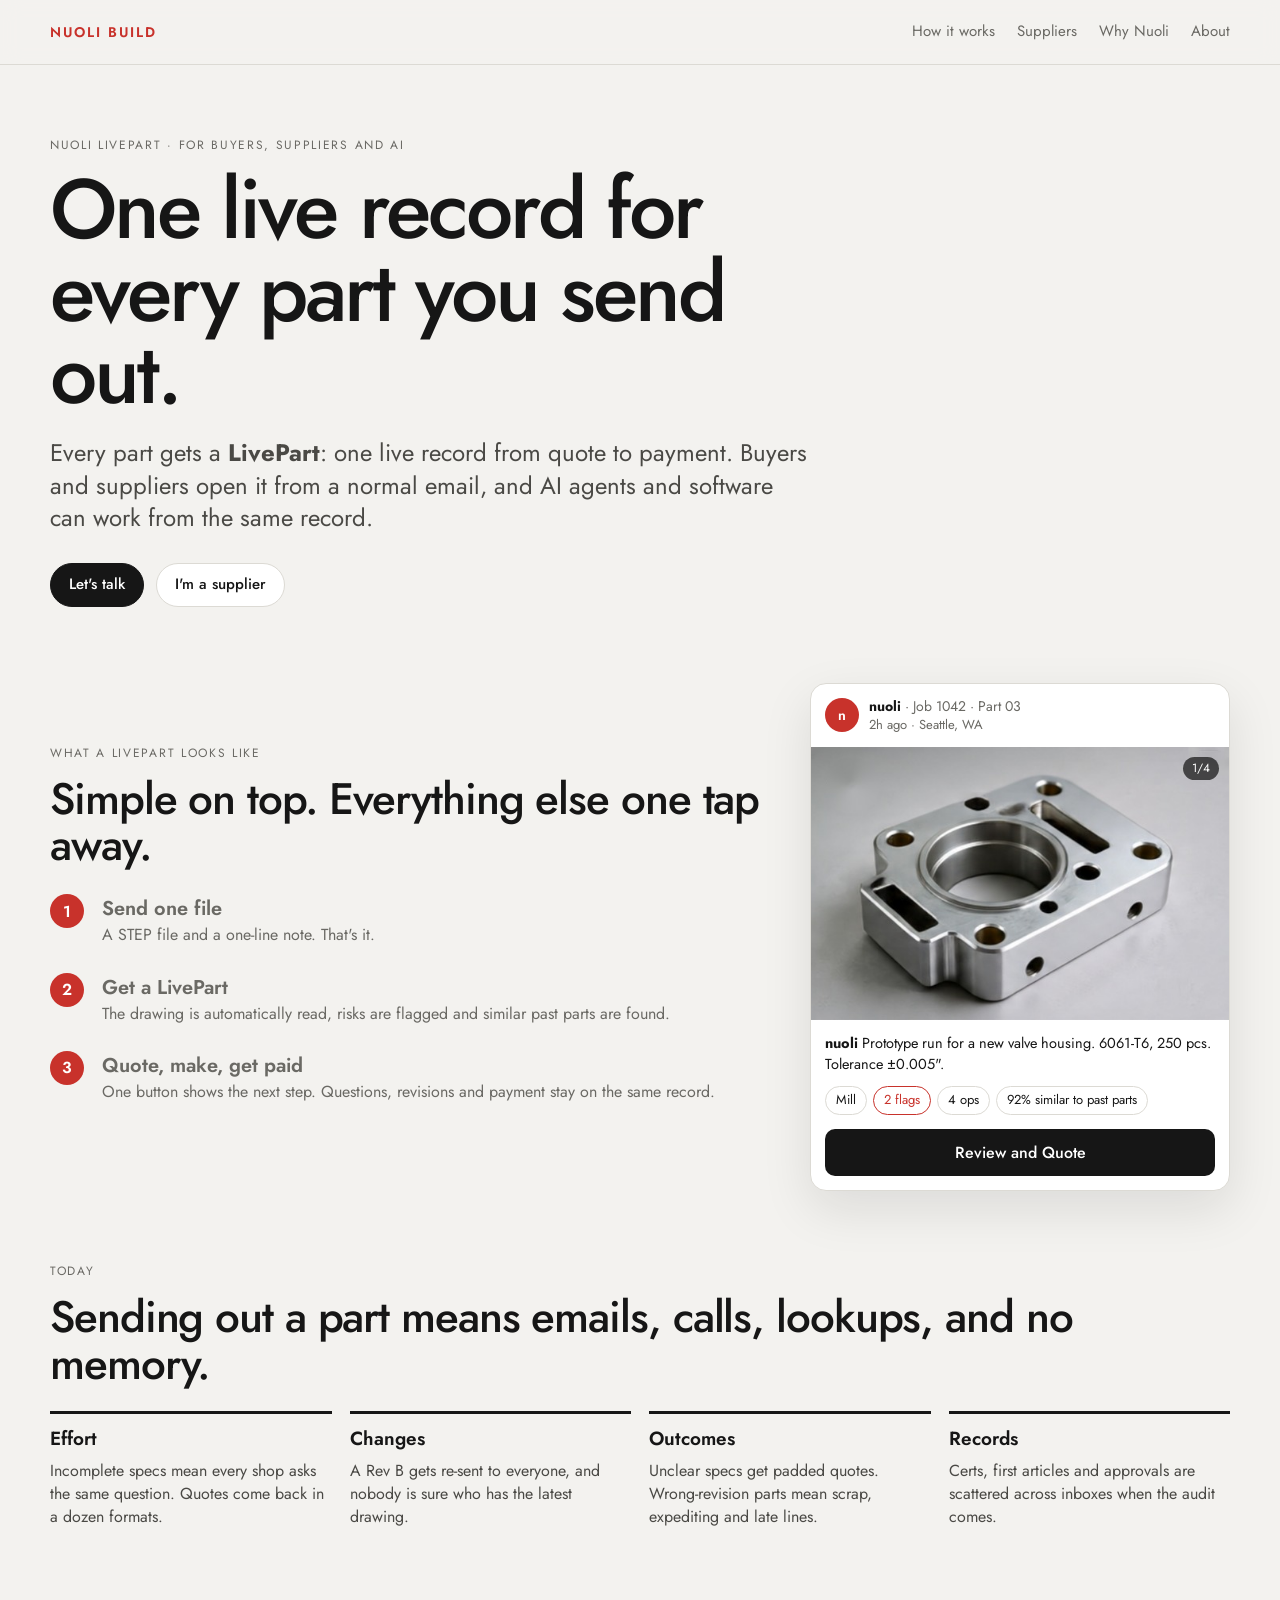
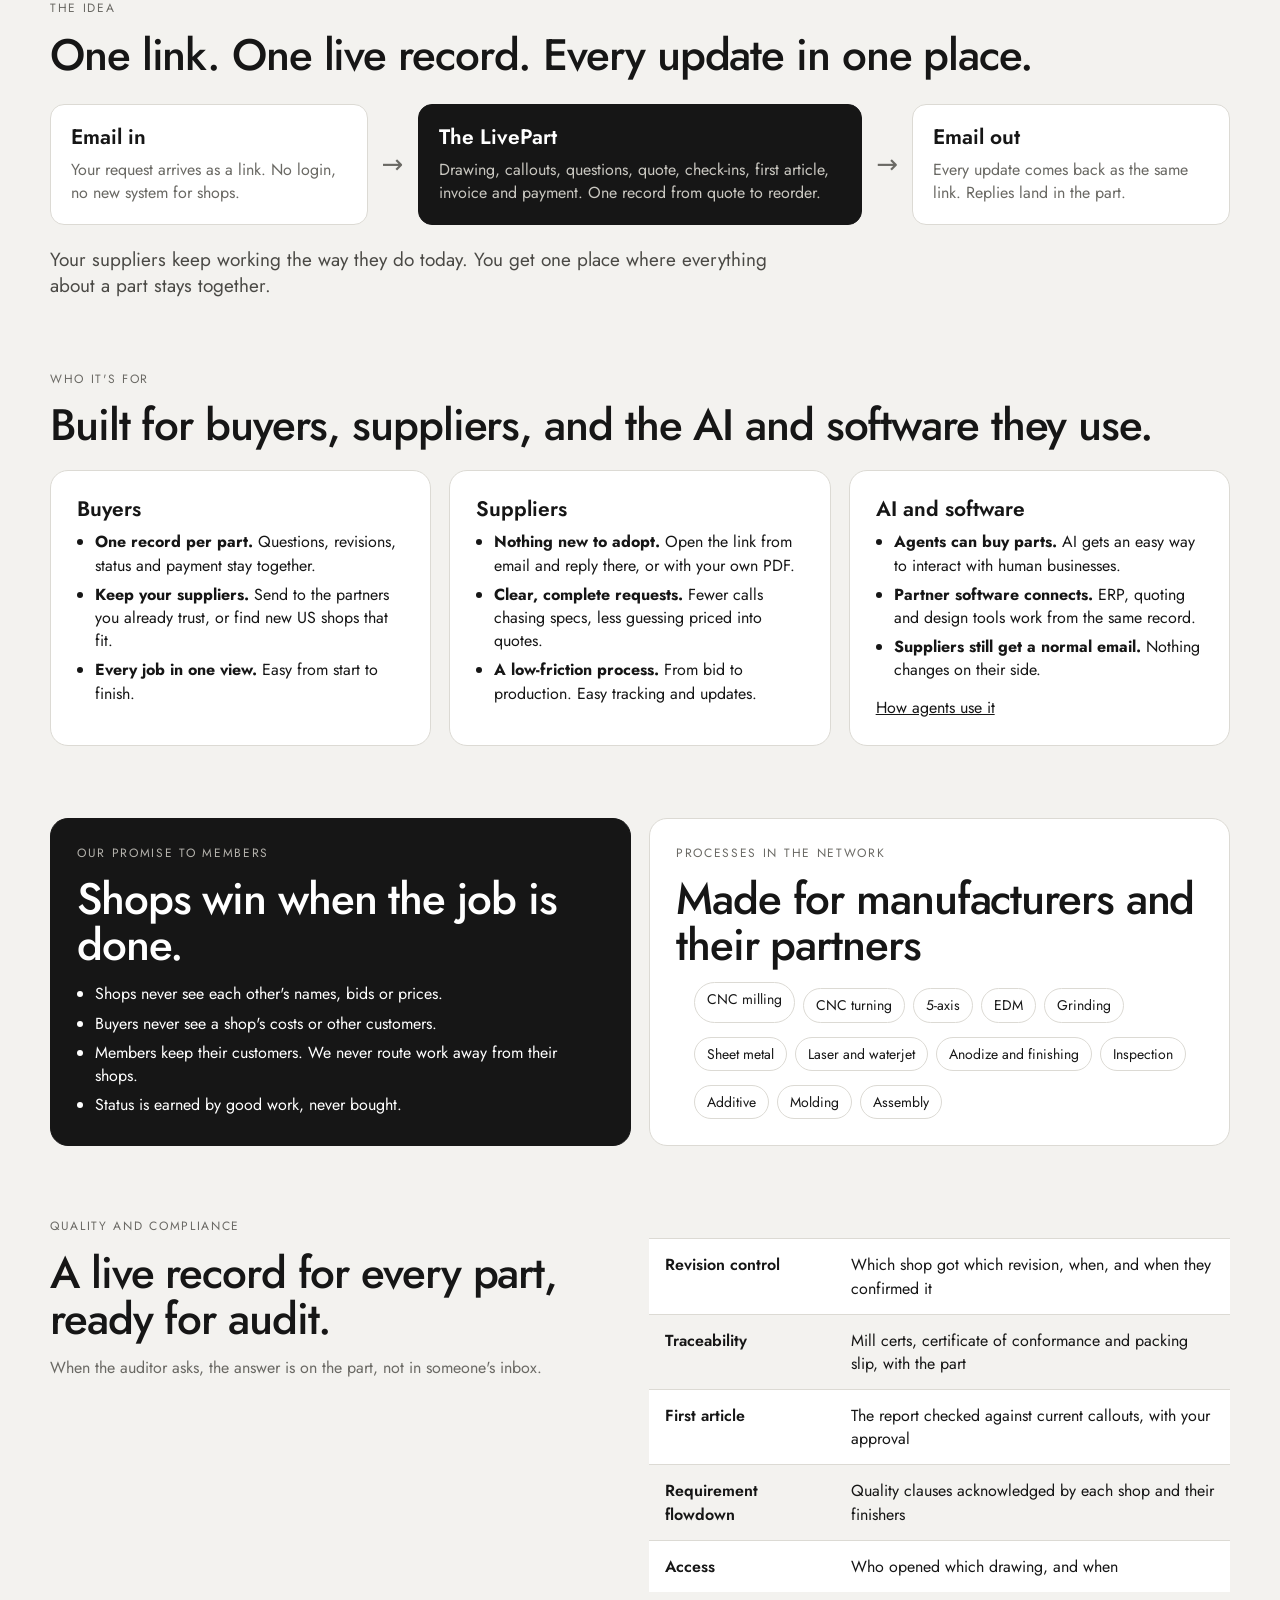
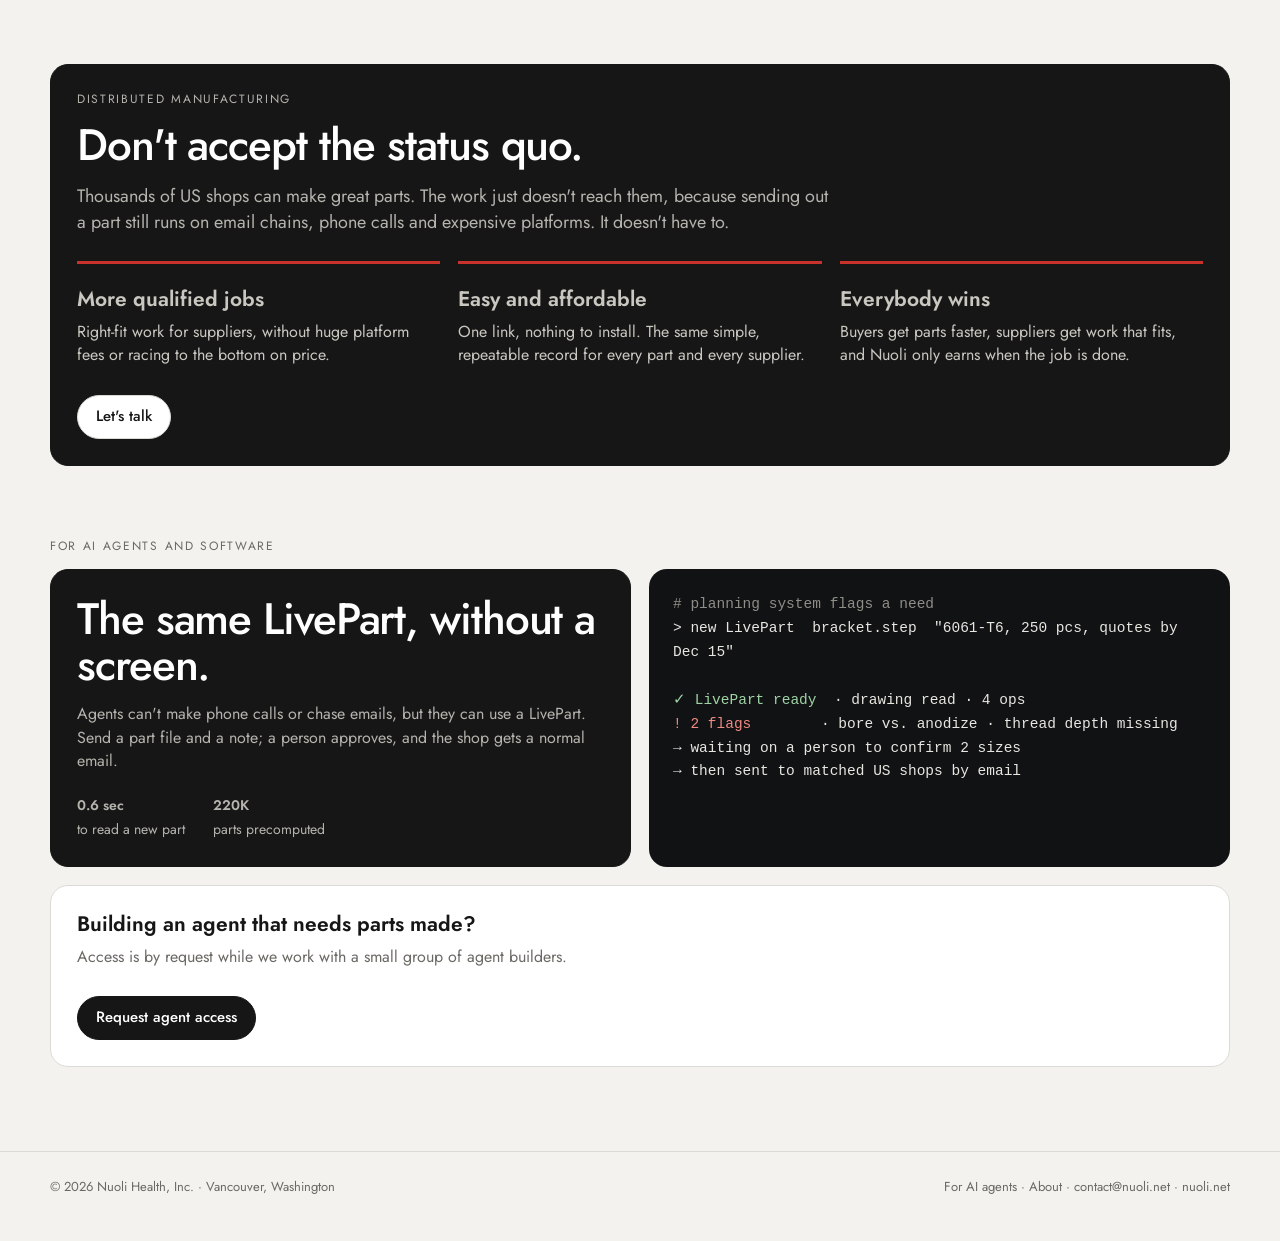
<file: index.html>
<!DOCTYPE html>
<html lang="en"><head>
  <meta charset="UTF-8">
  <meta name="viewport" content="width=device-width, initial-scale=1.0">
  <title>Nuoli: one record for every part you send out</title>
  <meta name="description" content="Nuoli gives every machined part a LivePart: one live record from quote to payment, shared by buyers, suppliers and AI agents.">
  <link rel="canonical" href="https://build.nuoli.net/">
  <meta property="og:title" content="Nuoli: one record for every part you send out">
  <meta property="og:description" content="One live record for every part you send out, shared by buyers, suppliers and AI agents.">
  <meta property="og:url" content="https://build.nuoli.net/">
  <meta property="og:type" content="website">
  <link rel="alternate" type="text/markdown" href="/ai.md" title="Nuoli for AI assistants">
  <link rel="preconnect" href="https://fonts.googleapis.com">
  <link rel="preconnect" href="https://fonts.gstatic.com" crossorigin="">
  <link rel="stylesheet" href="https://fonts.googleapis.com/css2?family=Jost:wght@400;500;600&amp;display=swap">
  <link rel="stylesheet" href="/assets/site.css">
  <script type="application/ld+json">
  {
    "@context": "https://schema.org",
    "@graph": [
      {
        "@type": "Organization",
        "@id": "https://build.nuoli.net/#organization",
        "name": "Nuoli",
        "legalName": "Nuoli Health, Inc.",
        "url": "https://www.nuoli.net",
        "email": "contact@nuoli.net"
      },
      {
        "@type": "SoftwareApplication",
        "@id": "https://build.nuoli.net/#software",
        "name": "Nuoli Build",
        "applicationCategory": "BusinessApplication",
        "applicationSubCategory": "Manufacturing RFQ and job records for people and AI agents",
        "description": "Nuoli gives every machined part a LivePart: one live record from quote to payment, shared by buyers, machine shops and AI agents.",
        "operatingSystem": "Web",
        "url": "https://build.nuoli.net",
        "provider": { "@id": "https://build.nuoli.net/#organization" },
        "audience": {
          "@type": "Audience",
          "audienceType": ["machine shops", "manufacturing buyers", "engineers", "hardware startups", "AI agents"]
        },
        "keywords": ["LivePart", "RFQ", "CNC machining", "machine shops", "suppliers", "manufacturing network", "AI agents", "agentic procurement", "US manufacturing"]
      }
    ]
  }
  </script>
</head>
<body>
  <a class="skip" href="#main"><span data-editor-id="ed-0">Skip to content</span></a>

  <nav class="nav" aria-label="Main">
    <div class="wrap">
      <a class="brand" href="/"><span data-editor-id="ed-1">Nuoli </span><span><span data-editor-id="ed-2">Build</span></span></a>
      <ul>
        <li><a href="/#how"><span data-editor-id="ed-3">How it works</span></a></li>
        <li class="hide-sm"><a href="/#suppliers"><span data-editor-id="ed-4">Suppliers</span></a></li>
        <li class="hide-sm"><a href="/#why"><span data-editor-id="ed-5">Why Nuoli</span></a></li>
        <li><a href="/contact.html"><span data-editor-id="ed-6">About</span></a></li>
      </ul>
    </div>
  </nav>

  <main id="main">
    <header class="hero">
      <div class="wrap">
        <p class="eyebrow"><span data-editor-id="ed-7">Nuoli LivePart · for buyers, suppliers and AI</span></p>
        <h1><span data-editor-id="ed-8">One live record for every part you send out.</span></h1>
        <p class="lead"><span data-editor-id="ed-9">Every part gets a </span><b><span data-editor-id="ed-10">LivePart</span></b><span data-editor-id="ed-11">: one live record from quote to payment. Buyers and suppliers open it from a normal email, and AI agents and software can work from the same record.</span></p>
        <div class="actions">
          <a class="button dark" href="mailto:contact@nuoli.net?subject=Let%27s%20talk%20about%20Nuoli"><span data-editor-id="ed-12">Let's talk</span></a>
          <a class="button" href="#suppliers"><span data-editor-id="ed-13">I'm a supplier</span></a>
        </div>
      </div>
    </header>

    <section class="section" aria-label="What a LivePart looks like">
      <div class="wrap demo">
        <div>
          <p class="label"><span data-editor-id="ed-14">What a LivePart looks like</span></p>
          <h2><span data-editor-id="ed-15">Simple on top. Everything else one tap away.</span></h2>
          <ol class="steps" style="margin-top:26px">
            <li><b><span data-editor-id="ed-16">Send one file</span></b><span><span data-editor-id="ed-17">A STEP file and a one-line note. That's it.</span></span></li>
            <li><b><span data-editor-id="ed-18">Get a LivePart</span></b><span><span data-editor-id="ed-19">The drawing is automatically read, risks are flagged and similar past parts are found.</span></span></li>
            <li><b><span data-editor-id="ed-20">Quote, make, get paid</span></b><span><span data-editor-id="ed-21">One button shows the next step. Questions, revisions and payment stay on the same record.</span></span></li>
          </ol>
        </div>
        <figure class="post" style="margin:0" aria-label="Example LivePart for a valve housing">
          <div class="post-head"><span class="av" aria-hidden="true"><span data-editor-id="ed-22">n</span></span><div><b><span data-editor-id="ed-23">nuoli</span></b> <span class="muted"><span data-editor-id="ed-24">· Job 1042 · Part 03</span></span><small><span data-editor-id="ed-25">2h ago · Seattle, WA</span></small></div></div>
          <div class="post-photo"><img src="/images/livepart-valve-housing.jpg" alt="Machined aluminum valve housing" width="526" height="344"><span class="count"><span data-editor-id="ed-26">1/4</span></span></div>
          <p class="post-cap"><b><span data-editor-id="ed-27">nuoli</span></b><span data-editor-id="ed-28"> Prototype run for a new valve housing. 6061-T6, 250 pcs. Tolerance ±0.005".</span></p>
          <ul class="post-chips"><li><span data-editor-id="ed-29">Mill</span></li><li class="flag"><span data-editor-id="ed-30">2 flags</span></li><li><span data-editor-id="ed-31">4 ops</span></li><li><span data-editor-id="ed-32">92% similar to past parts</span></li></ul>
          <div class="post-btn"><span data-editor-id="ed-33">Review and Quote</span></div>
        </figure>
      </div>
    </section>

    <section class="section" id="how">
      <div class="wrap">
        <p class="label"><span data-editor-id="ed-34">Today</span></p>
        <h2><span data-editor-id="ed-35">Sending out a part means emails, calls, lookups, and no memory.</span></h2>
        <div class="cols4">
          <div><h3><span data-editor-id="ed-36">Effort</span></h3><p><span data-editor-id="ed-37">Incomplete specs mean every shop asks the same question. Quotes come back in a dozen formats.</span></p></div>
          <div><h3><span data-editor-id="ed-38">Changes</span></h3><p><span data-editor-id="ed-39">A Rev B gets re-sent to everyone, and nobody is sure who has the latest drawing.</span></p></div>
          <div><h3><span data-editor-id="ed-40">Outcomes</span></h3><p><span data-editor-id="ed-41">Unclear specs get padded quotes. Wrong-revision parts mean scrap, expediting and late lines.</span></p></div>
          <div><h3><span data-editor-id="ed-42">Records</span></h3><p><span data-editor-id="ed-43">Certs, first articles and approvals are scattered across inboxes when the audit comes.</span></p></div>
        </div>
      </div>
    </section>

    <section class="section">
      <div class="wrap">
        <p class="label"><span data-editor-id="ed-44">The idea</span></p>
        <h2><span data-editor-id="ed-45">One link. One live record. Every update in one place.</span></h2>
        <div class="flow" aria-label="Email in, LivePart, email out">
          <div class="node"><h3><span data-editor-id="ed-46">Email in</span></h3><p><span data-editor-id="ed-47">Your request arrives as a link. No login, no new system for shops.</span></p></div>
          <span class="arrow" aria-hidden="true"><span data-editor-id="ed-48">→</span></span>
          <div class="node core"><h3><span data-editor-id="ed-49">The LivePart</span></h3><p><span data-editor-id="ed-50">Drawing, callouts, questions, quote, check-ins, first article, invoice and payment. One record from quote to reorder.</span></p></div>
          <span class="arrow" aria-hidden="true"><span data-editor-id="ed-51">→</span></span>
          <div class="node"><h3><span data-editor-id="ed-52">Email out</span></h3><p><span data-editor-id="ed-53">Every update comes back as the same link. Replies land in the part.</span></p></div>
        </div>
        <p class="lead" style="font-size:19px"><span data-editor-id="ed-54">Your suppliers keep working the way they do today. You get one place where everything about a part stays together.</span></p>
      </div>
    </section>

    <section class="section">
      <div class="wrap">
        <p class="label"><span data-editor-id="ed-55">Who it's for</span></p>
        <h2><span data-editor-id="ed-56">Built for buyers, suppliers, and the AI and software they use.</span></h2>
        <div class="grid" style="margin-top:22px">
          <article class="card" id="buyers">
            <h3><span data-editor-id="ed-57">Buyers</span></h3>
            <ul>
              <li><b><span data-editor-id="ed-58">One record per part.</span></b><span data-editor-id="ed-59"> Questions, revisions, status and payment stay together.</span></li>
              <li><b><span data-editor-id="ed-60">Keep your suppliers.</span></b><span data-editor-id="ed-61"> Send to the partners you already trust, or find new US shops that fit.</span></li>
              <li><b><span data-editor-id="ed-62">Every job in one view.</span></b><span data-editor-id="ed-63">&nbsp;Easy from start to finish.</span></li>
            </ul>
          </article>
          <article class="card" id="suppliers">
            <h3><span data-editor-id="ed-64">Suppliers</span></h3>
            <ul>
              <li><b><span data-editor-id="ed-65">Nothing new to adopt.</span></b><span data-editor-id="ed-66"> Open the link from email and reply there, or with your own PDF.</span></li>
              <li><b><span data-editor-id="ed-67">Clear, complete requests.</span></b><span data-editor-id="ed-68"> Fewer calls chasing specs, less guessing priced into quotes.</span></li>
              <li><b><span data-editor-id="ed-69">A low-friction process.</span></b><span data-editor-id="ed-70"> From bid to production. Easy tracking and updates.</span></li>
            </ul>
          </article>
          <article class="card" id="software">
            <h3><span data-editor-id="ed-71">AI and software</span></h3>
            <ul>
              <li><b><span data-editor-id="ed-72">Agents can buy parts.</span></b><span data-editor-id="ed-73"> AI gets an easy way to interact with human businesses.</span></li>
              <li><b><span data-editor-id="ed-74">Partner software connects.</span></b><span data-editor-id="ed-75"> ERP, quoting and design tools work from the same record.</span></li>
              <li><b><span data-editor-id="ed-76">Suppliers still get a normal email.</span></b><span data-editor-id="ed-77"> Nothing changes on their side.</span></li>
            </ul>
            <p style="margin-top:14px"><a href="#agents"><span data-editor-id="ed-78">How agents use it</span></a></p>
          </article>
        </div>
      </div>
    </section>

    <section class="section">
      <div class="wrap grid two">
        <article class="card dark">
          <p class="label"><span data-editor-id="ed-79">Our promise to members</span></p>
          <h2><span data-editor-id="ed-80">Shops win when the job is done.</span></h2>
          <ul>
            <li><span data-editor-id="ed-81">Shops never see each other's names, bids or prices.</span></li>
            <li><span data-editor-id="ed-82">Buyers never see a shop's costs or other customers.</span></li>
            <li><span data-editor-id="ed-83">Members keep their customers. We never route work away from their shops.</span></li>
            <li><span data-editor-id="ed-84">Status is earned by good work, never bought.</span></li>
          </ul>
        </article>
        <article class="card">
          <p class="label"><span data-editor-id="ed-85">Processes in the network</span></p>
          <h2><span data-editor-id="ed-86">Made for manufacturers and their partners</span></h2>
          <ul class="chips" style="margin-top:8px">
            <li><span data-editor-id="ed-87">CNC milling</span></li><li><span data-editor-id="ed-88">CNC turning</span></li><li><span data-editor-id="ed-89">5-axis</span></li><li><span data-editor-id="ed-90">EDM</span></li><li><span data-editor-id="ed-91">Grinding</span></li><li><span data-editor-id="ed-92">Sheet metal</span></li><li><span data-editor-id="ed-93">Laser and waterjet</span></li><li><span data-editor-id="ed-94">Anodize and finishing</span></li><li><span data-editor-id="ed-95">Inspection</span></li><li><span data-editor-id="ed-96">Additive</span></li><li><span data-editor-id="ed-97">Molding</span></li><li><span data-editor-id="ed-98">Assembly</span></li>
          </ul>
        </article>
      </div>
    </section>

    <section class="section" id="audit">
      <div class="wrap grid two">
        <div>
          <p class="label"><span data-editor-id="ed-99">Quality and compliance</span></p>
          <h2><span data-editor-id="ed-100">A live record for every part, ready for audit.</span></h2>
          <p class="muted"><span data-editor-id="ed-101">When the auditor asks, the answer is on the part, not in someone's inbox.</span></p>
        </div>
        <table class="audit">
          <caption class="skip"><span data-editor-id="ed-102">What you need to show, and where it lives in a LivePart</span></caption>
          <tbody><tr><th scope="row"><span data-editor-id="ed-103">Revision control</span></th><td><span data-editor-id="ed-104">Which shop got which revision, when, and when they confirmed it</span></td></tr>
          <tr><th scope="row"><span data-editor-id="ed-105">Traceability</span></th><td><span data-editor-id="ed-106">Mill certs, certificate of conformance and packing slip, with the part</span></td></tr>
          <tr><th scope="row"><span data-editor-id="ed-107">First article</span></th><td><span data-editor-id="ed-108">The report checked against current callouts, with your approval</span></td></tr>
          <tr><th scope="row"><span data-editor-id="ed-109">Requirement flowdown</span></th><td><span data-editor-id="ed-110">Quality clauses acknowledged by each shop and their finishers</span></td></tr>
          <tr><th scope="row"><span data-editor-id="ed-111">Access</span></th><td><span data-editor-id="ed-112">Who opened which drawing, and when</span></td></tr>
        </tbody></table>
      </div>
    </section>

    <section class="section" id="why">
      <div class="wrap">
        <div class="card dark">
          <p class="label"><span data-editor-id="ed-113">Distributed manufacturing</span></p>
          <h2><span data-editor-id="ed-114">Don't accept the status quo.</span></h2>
          <p class="muted" style="max-width:760px;font-size:18px"><span data-editor-id="ed-115">Thousands of US shops can make great parts. The work just doesn't reach them, because sending out a part still runs on email chains, phone calls and expensive platforms. It doesn't have to.</span></p>
          <div class="grid" style="margin-top:26px">
            <div class="why"><b><span data-editor-id="ed-116">More qualified jobs</span></b><span><span data-editor-id="ed-117">Right-fit work for suppliers, without huge platform fees or racing to the bottom on price.</span></span></div>
            <div class="why"><b><span data-editor-id="ed-118">Easy and affordable</span></b><span><span data-editor-id="ed-119">One link, nothing to install. The same simple, repeatable record for every part and every supplier.</span></span></div>
            <div class="why"><b><span data-editor-id="ed-120">Everybody wins</span></b><span><span data-editor-id="ed-121">Buyers get parts faster, suppliers get work that fits, and Nuoli only earns when the job is done.</span></span></div>
          </div>
          <div class="actions">
            <a class="button" href="mailto:contact@nuoli.net?subject=Let%27s%20talk%20about%20Nuoli"><span data-editor-id="ed-122">Let's talk</span></a>
          </div>
        </div>
      </div>
    </section>

    <section class="section" id="agents" aria-label="For AI agents">
      <div class="wrap">
        <p class="label"><span data-editor-id="ed-123">For AI agents and software</span></p>
        <div class="grid two">
          <article class="card dark">
            <h2><span data-editor-id="ed-124">The same LivePart, without a screen.</span></h2>
            <p class="muted"><span data-editor-id="ed-125">Agents can't make phone calls or chase emails, but they can use a LivePart. Send a part file and a note; a person approves, and the shop gets a normal email.</span></p>
            <div class="small-stats">
              <div><strong><span data-editor-id="ed-126">0.6 sec</span></strong><span><span data-editor-id="ed-127">to read a new part</span></span></div>
              <div><strong><span data-editor-id="ed-128">220K</span></strong><span><span data-editor-id="ed-129">parts precomputed</span></span></div>
            </div>
          </article>
<pre class="terminal" aria-label="Example agent session"><span class="c"><span data-editor-id="ed-130"># planning system flags a need</span></span><span data-editor-id="ed-131">
&gt; new LivePart  bracket.step  "6061-T6, 250 pcs, quotes by Dec 15"

</span><span class="ok"><span data-editor-id="ed-132">✓ LivePart ready</span></span><span data-editor-id="ed-133">  · drawing read · 4 ops
</span><span class="flag"><span data-editor-id="ed-134">! 2 flags</span></span><span data-editor-id="ed-135">        · bore vs. anodize · thread depth missing
→ waiting on a person to confirm 2 sizes
→ then sent to matched US shops by email</span></pre>
        </div>
        <div style="margin-top:18px">
          <article class="card">
            <h3><span data-editor-id="ed-136">Building an agent that needs parts made?</span></h3>
            <p class="muted"><span data-editor-id="ed-137">Access is by request while we work with a small group of agent builders.</span></p>
            <div class="actions"><a class="button dark" href="mailto:contact@nuoli.net?subject=Nuoli%20Build%20agent%20access&amp;body=Agent%20or%20platform%20name%3A%0AWhat%20you%20need%20made%3A%0AInputs%20you%20have%20(CAD%2C%20BOM%2C%20text%2C%20images)%3A%0AWhat%20you%20need%20back%3A%0A"><span data-editor-id="ed-138">Request agent access</span></a></div>
          </article>
        </div>
      </div>
    </section>
  </main>

  <footer>
    <div class="wrap">
      <span><span data-editor-id="ed-139">© 2026 Nuoli Health, Inc. · Vancouver, Washington</span></span>
      <span><a href="#agents"><span data-editor-id="ed-140">For AI agents</span></a><span data-editor-id="ed-141"> · </span><a href="/contact.html"><span data-editor-id="ed-142">About</span></a><span data-editor-id="ed-143"> · </span><a href="mailto:contact@nuoli.net"><span data-editor-id="ed-144">contact@nuoli.net</span></a><span data-editor-id="ed-145"> · </span><a href="https://www.nuoli.net"><span data-editor-id="ed-146">nuoli.net</span></a></span>
    </div>
  </footer>


</body></html>
</file>
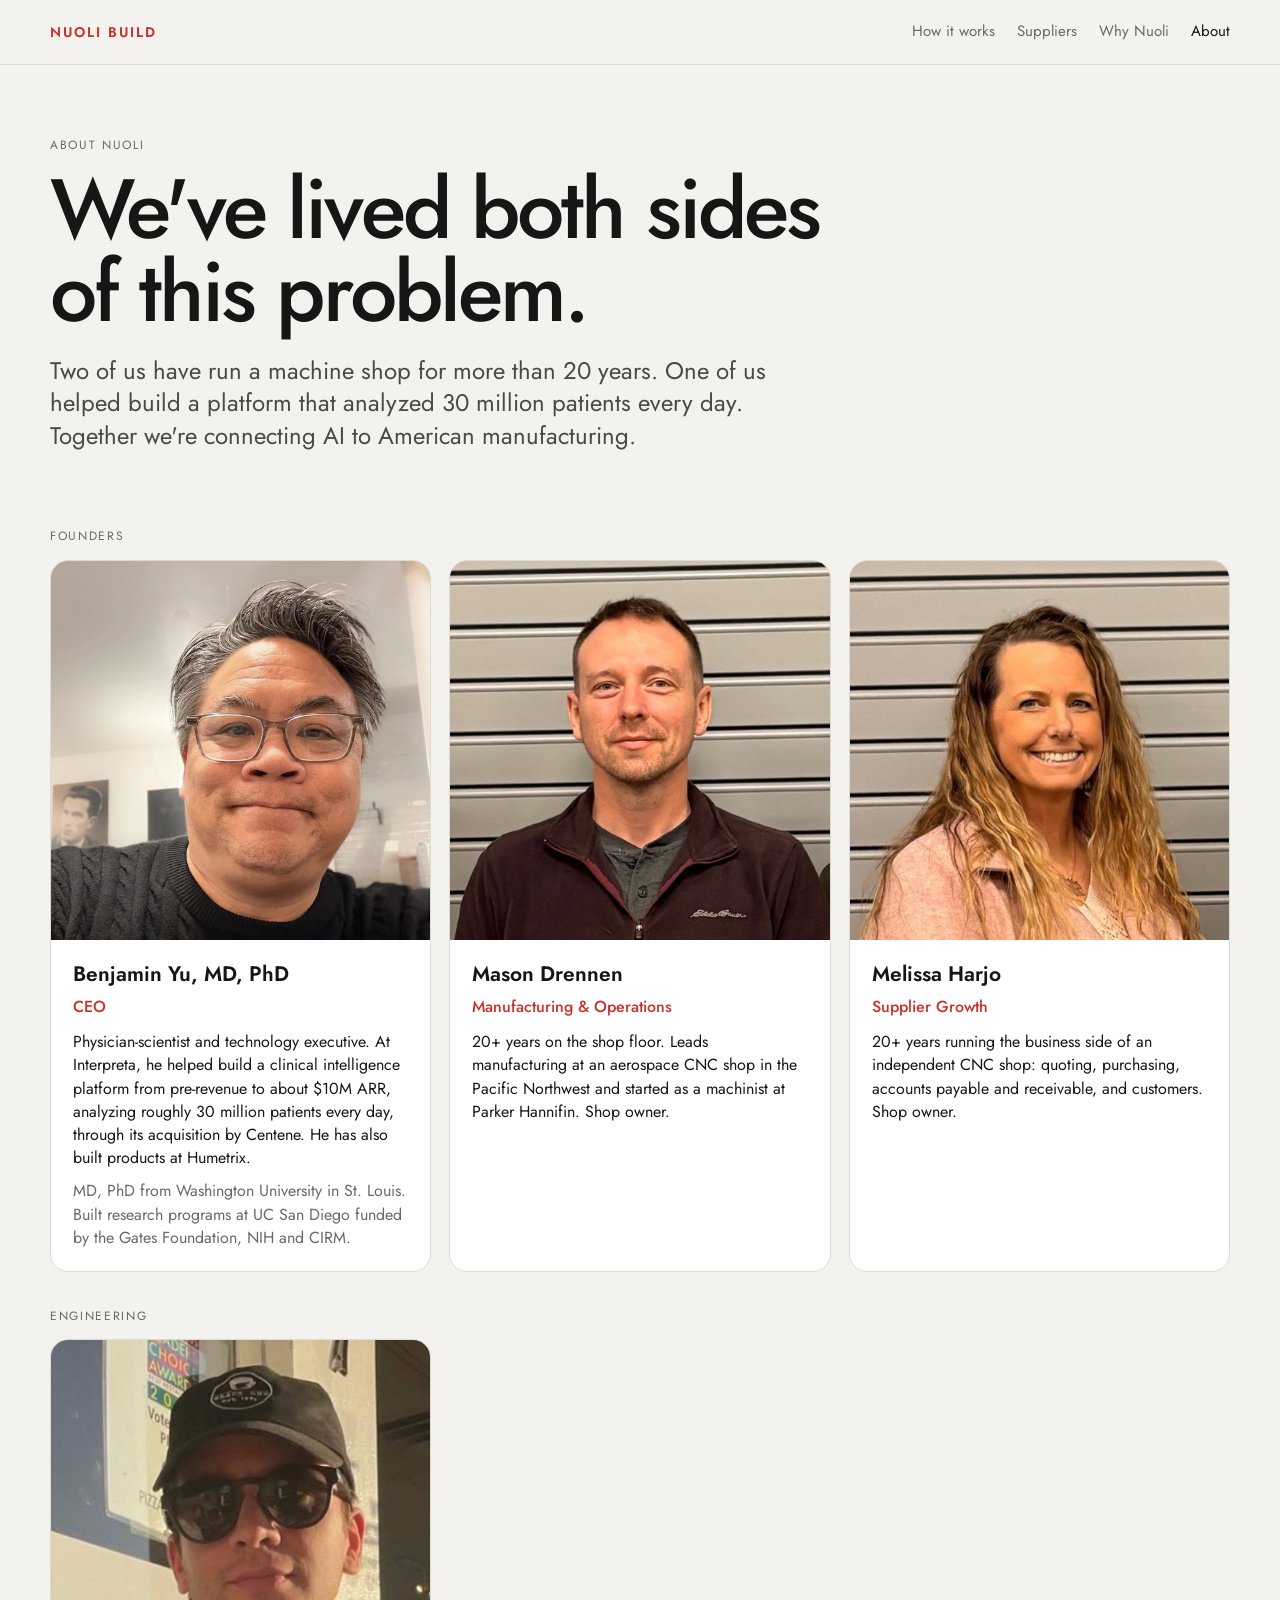
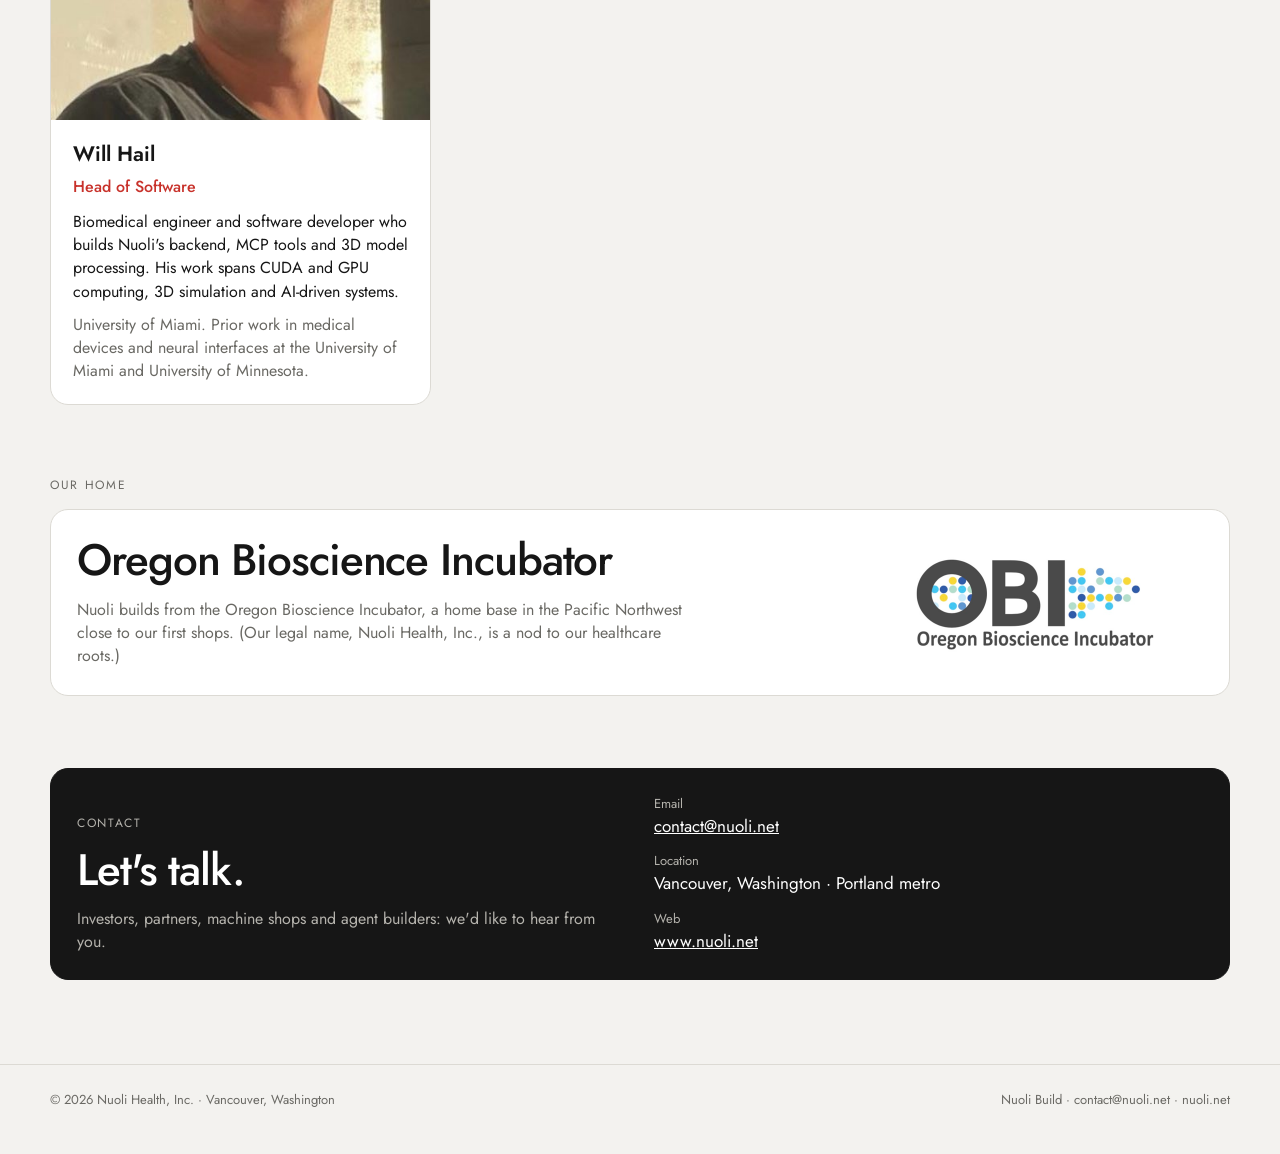
<file: contact.html>
<!DOCTYPE html>
<html lang="en"><head>
  <meta charset="UTF-8">
  <meta name="viewport" content="width=device-width, initial-scale=1.0">
  <title>About | Nuoli</title>
  <meta name="description" content="Nuoli is built by two machine shop owners and a technology executive who has scaled a data platform through an acquisition. Contact us at contact@nuoli.net.">
  <link rel="canonical" href="https://build.nuoli.net/contact.html">
  <link rel="preconnect" href="https://fonts.googleapis.com">
  <link rel="preconnect" href="https://fonts.gstatic.com" crossorigin="">
  <link rel="stylesheet" href="https://fonts.googleapis.com/css2?family=Jost:wght@400;500;600&amp;display=swap">
  <link rel="stylesheet" href="/assets/site.css">
</head>
<body>
  <a class="skip" href="#main"><span data-editor-id="ed-0">Skip to content</span></a>

  <nav class="nav" aria-label="Main">
    <div class="wrap">
      <a class="brand" href="/"><span data-editor-id="ed-1">Nuoli </span><span><span data-editor-id="ed-2">Build</span></span></a>
      <ul>
        <li><a href="/#how"><span data-editor-id="ed-3">How it works</span></a></li>
        <li class="hide-sm"><a href="/#suppliers"><span data-editor-id="ed-4">Suppliers</span></a></li>
        <li class="hide-sm"><a href="/#why"><span data-editor-id="ed-5">Why Nuoli</span></a></li>
        <li><a href="/contact.html" aria-current="page"><span data-editor-id="ed-6">About</span></a></li>
      </ul>
    </div>
  </nav>

  <main id="main">
    <header class="hero">
      <div class="wrap">
        <p class="eyebrow"><span data-editor-id="ed-7">About Nuoli</span></p>
        <h1><span data-editor-id="ed-8">We've lived both sides of this problem.</span></h1>
        <p class="lead"><span data-editor-id="ed-9">Two of us have run a machine shop for more than 20 years. One of us helped build a platform that analyzed 30 million patients every day. Together we're connecting AI to American manufacturing.</span></p>
      </div>
    </header>

    <section class="section" id="team">
      <div class="wrap">
        <p class="label"><span data-editor-id="ed-10">Founders</span></p>
        <div class="team">
          <article class="person">
            <img src="/images/benjamin-yu.jpg" alt="Benjamin Yu" width="640" height="640" loading="lazy">
            <div>
              <h3><span data-editor-id="ed-11">Benjamin Yu, MD, PhD</span></h3>
              <p class="role"><span data-editor-id="ed-12">CEO</span></p>
              <p><span data-editor-id="ed-13">Physician-scientist and technology executive. At Interpreta, he helped build a clinical intelligence platform from pre-revenue to about $10M ARR, analyzing roughly 30 million patients every day, through its acquisition by Centene. He has also built products at Humetrix.</span></p>
              <p class="muted"><span data-editor-id="ed-14">MD, PhD from Washington University in St. Louis. Built research programs at UC San Diego funded by the Gates Foundation, NIH and CIRM.</span></p>
            </div>
          </article>
          <article class="person">
            <img src="/images/mason-drennen.jpg" alt="Mason Drennen" width="520" height="520" loading="lazy">
            <div>
              <h3><span data-editor-id="ed-15">Mason Drennen</span></h3>
              <p class="role"><span data-editor-id="ed-16">Manufacturing &amp; Operations</span></p>
              <p><span data-editor-id="ed-17">20+ years on the shop floor. Leads manufacturing at an aerospace CNC shop in the Pacific Northwest and started as a machinist at Parker Hannifin. Shop owner.</span></p>
            </div>
          </article>
          <article class="person">
            <img src="/images/melissa-harjo.jpg" alt="Melissa Harjo" width="520" height="520" loading="lazy">
            <div>
              <h3><span data-editor-id="ed-18">Melissa Harjo</span></h3>
              <p class="role"><span data-editor-id="ed-19">Supplier Growth</span></p>
              <p><span data-editor-id="ed-20">20+ years running the business side of an independent CNC shop: quoting, purchasing, accounts payable and receivable, and customers. Shop owner.</span></p>
            </div>
          </article>
        </div>

        <p class="label" style="margin-top:36px"><span data-editor-id="ed-21">Engineering</span></p>
        <div class="team">
          <article class="person">
            <img src="/images/will-hail.jpg" alt="Will Hail" width="471" height="471" loading="lazy">
            <div>
              <h3><span data-editor-id="ed-22">Will Hail</span></h3>
              <p class="role"><span data-editor-id="ed-23">Head of Software</span></p>
              <p><span data-editor-id="ed-24">Biomedical engineer and software developer who builds Nuoli's backend, MCP tools and 3D model processing. His work spans CUDA and GPU computing, 3D simulation and AI-driven systems.</span></p>
              <p class="muted"><span data-editor-id="ed-25">University of Miami. Prior work in medical devices and neural interfaces at the University of Miami and University of Minnesota.</span></p>
            </div>
          </article>
        </div>
      </div>
    </section>

    <section class="section" id="partners">
      <div class="wrap">
        <p class="label"><span data-editor-id="ed-26">Our home</span></p>
        <div class="card" style="display:flex;align-items:center;justify-content:space-between;gap:32px;flex-wrap:wrap">
          <div style="max-width:620px">
            <h2><span data-editor-id="ed-27">Oregon Bioscience Incubator</span></h2>
            <p class="muted"><span data-editor-id="ed-28">Nuoli builds from the Oregon Bioscience Incubator, a home base in the Pacific Northwest close to our first shops. (Our legal name, Nuoli Health, Inc., is a nod to our healthcare roots.)</span></p>
          </div>
          <img src="/images/oregon-bioscience-incubator-logo.png" alt="Oregon Bioscience Incubator" width="320" height="133" style="width:min(320px,100%);height:auto" loading="lazy">
        </div>
      </div>
    </section>

    <section class="section" id="contact">
      <div class="wrap">
        <div class="card dark" style="display:grid;grid-template-columns:repeat(auto-fit,minmax(260px,1fr));gap:28px;align-items:end">
          <div>
            <p class="label"><span data-editor-id="ed-29">Contact</span></p>
            <h2><span data-editor-id="ed-30">Let's talk.</span></h2>
            <p class="muted"><span data-editor-id="ed-31">Investors, partners, machine shops and agent builders: we'd like to hear from you.</span></p>
          </div>
          <dl style="margin:0;display:grid;gap:14px;font-size:17px">
            <div><dt class="muted" style="font-size:13px"><span data-editor-id="ed-32">Email</span></dt><dd style="margin:0"><a href="mailto:contact@nuoli.net"><span data-editor-id="ed-33">contact@nuoli.net</span></a></dd></div>
            <div><dt class="muted" style="font-size:13px"><span data-editor-id="ed-34">Location</span></dt><dd style="margin:0"><span data-editor-id="ed-35">Vancouver, Washington · Portland metro</span></dd></div>
            <div><dt class="muted" style="font-size:13px"><span data-editor-id="ed-36">Web</span></dt><dd style="margin:0"><a href="https://www.nuoli.net"><span data-editor-id="ed-37">www.nuoli.net</span></a></dd></div>
          </dl>
        </div>
      </div>
    </section>
  </main>

  <footer>
    <div class="wrap">
      <span><span data-editor-id="ed-38">© 2026 Nuoli Health, Inc. · Vancouver, Washington</span></span>
      <span><a href="/"><span data-editor-id="ed-39">Nuoli Build</span></a><span data-editor-id="ed-40"> · </span><a href="mailto:contact@nuoli.net"><span data-editor-id="ed-41">contact@nuoli.net</span></a><span data-editor-id="ed-42"> · </span><a href="https://www.nuoli.net"><span data-editor-id="ed-43">nuoli.net</span></a></span>
    </div>
  </footer>


</body></html>
</file>
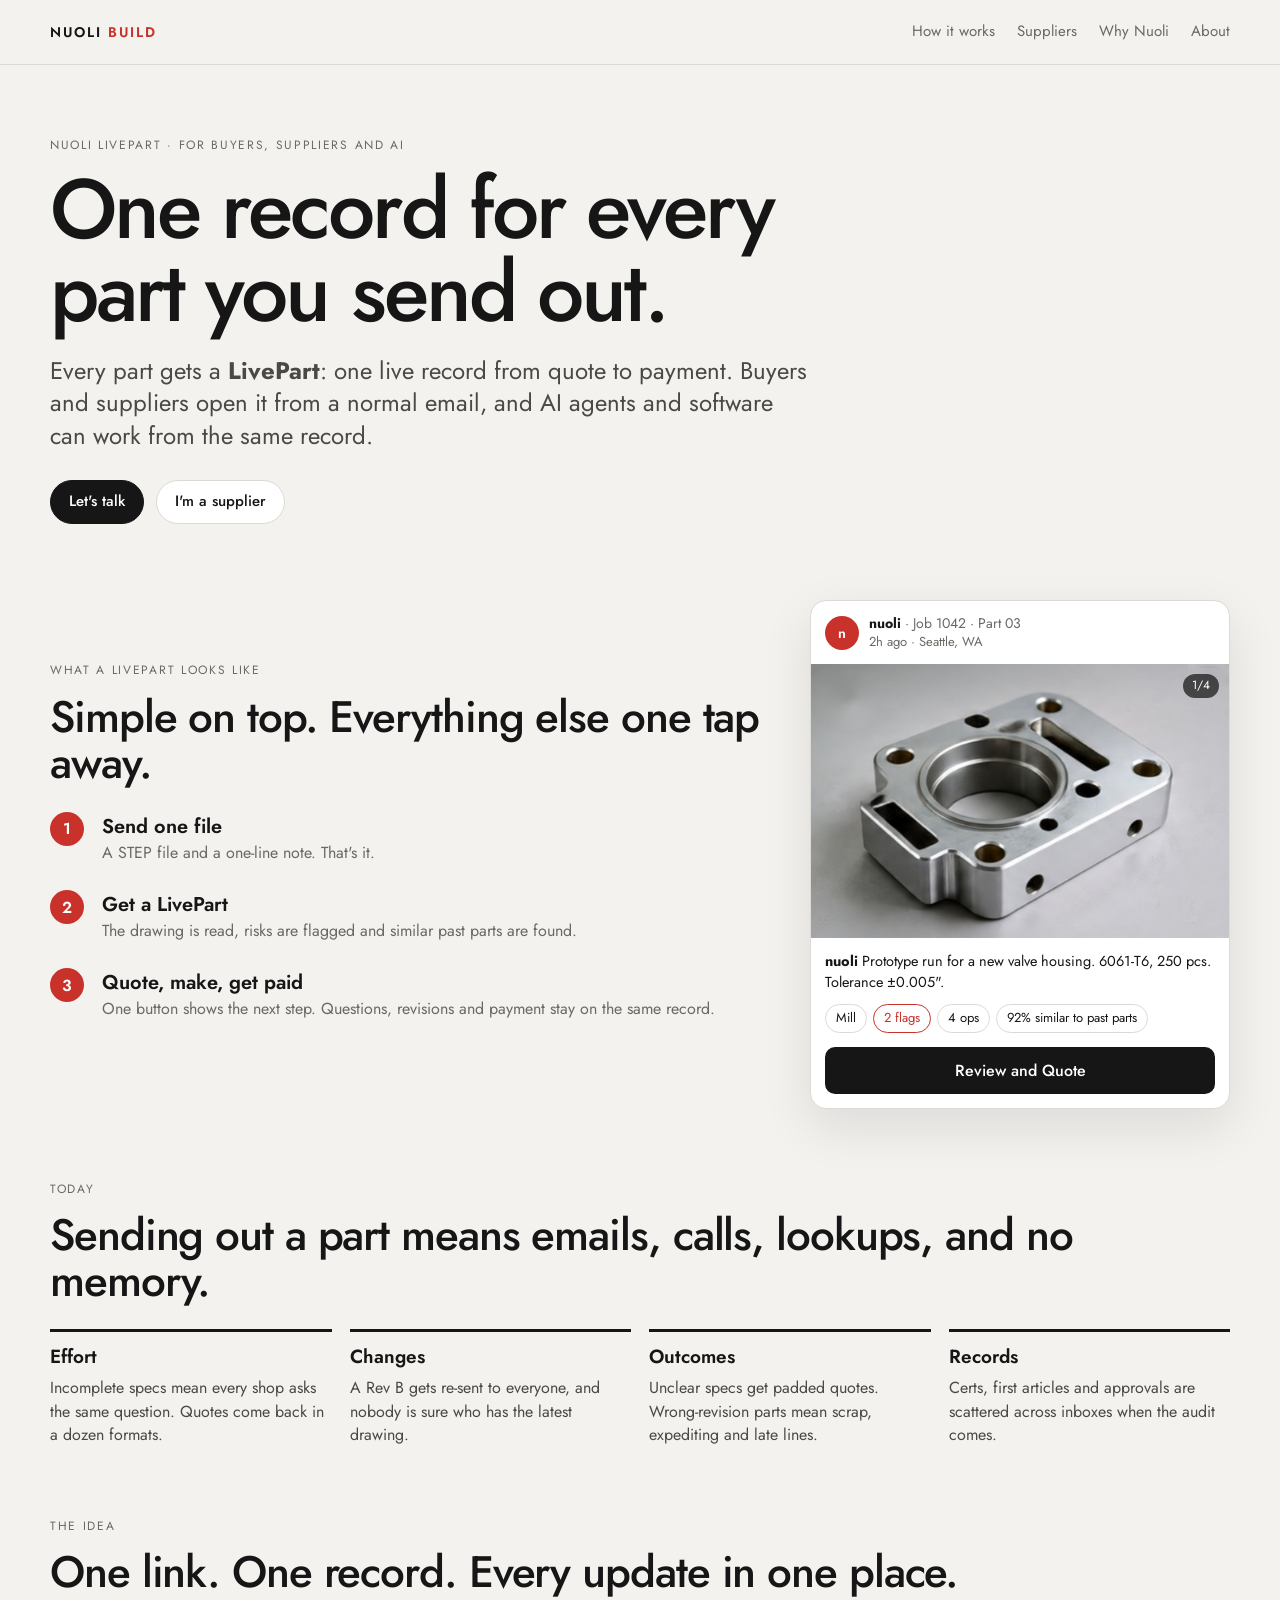
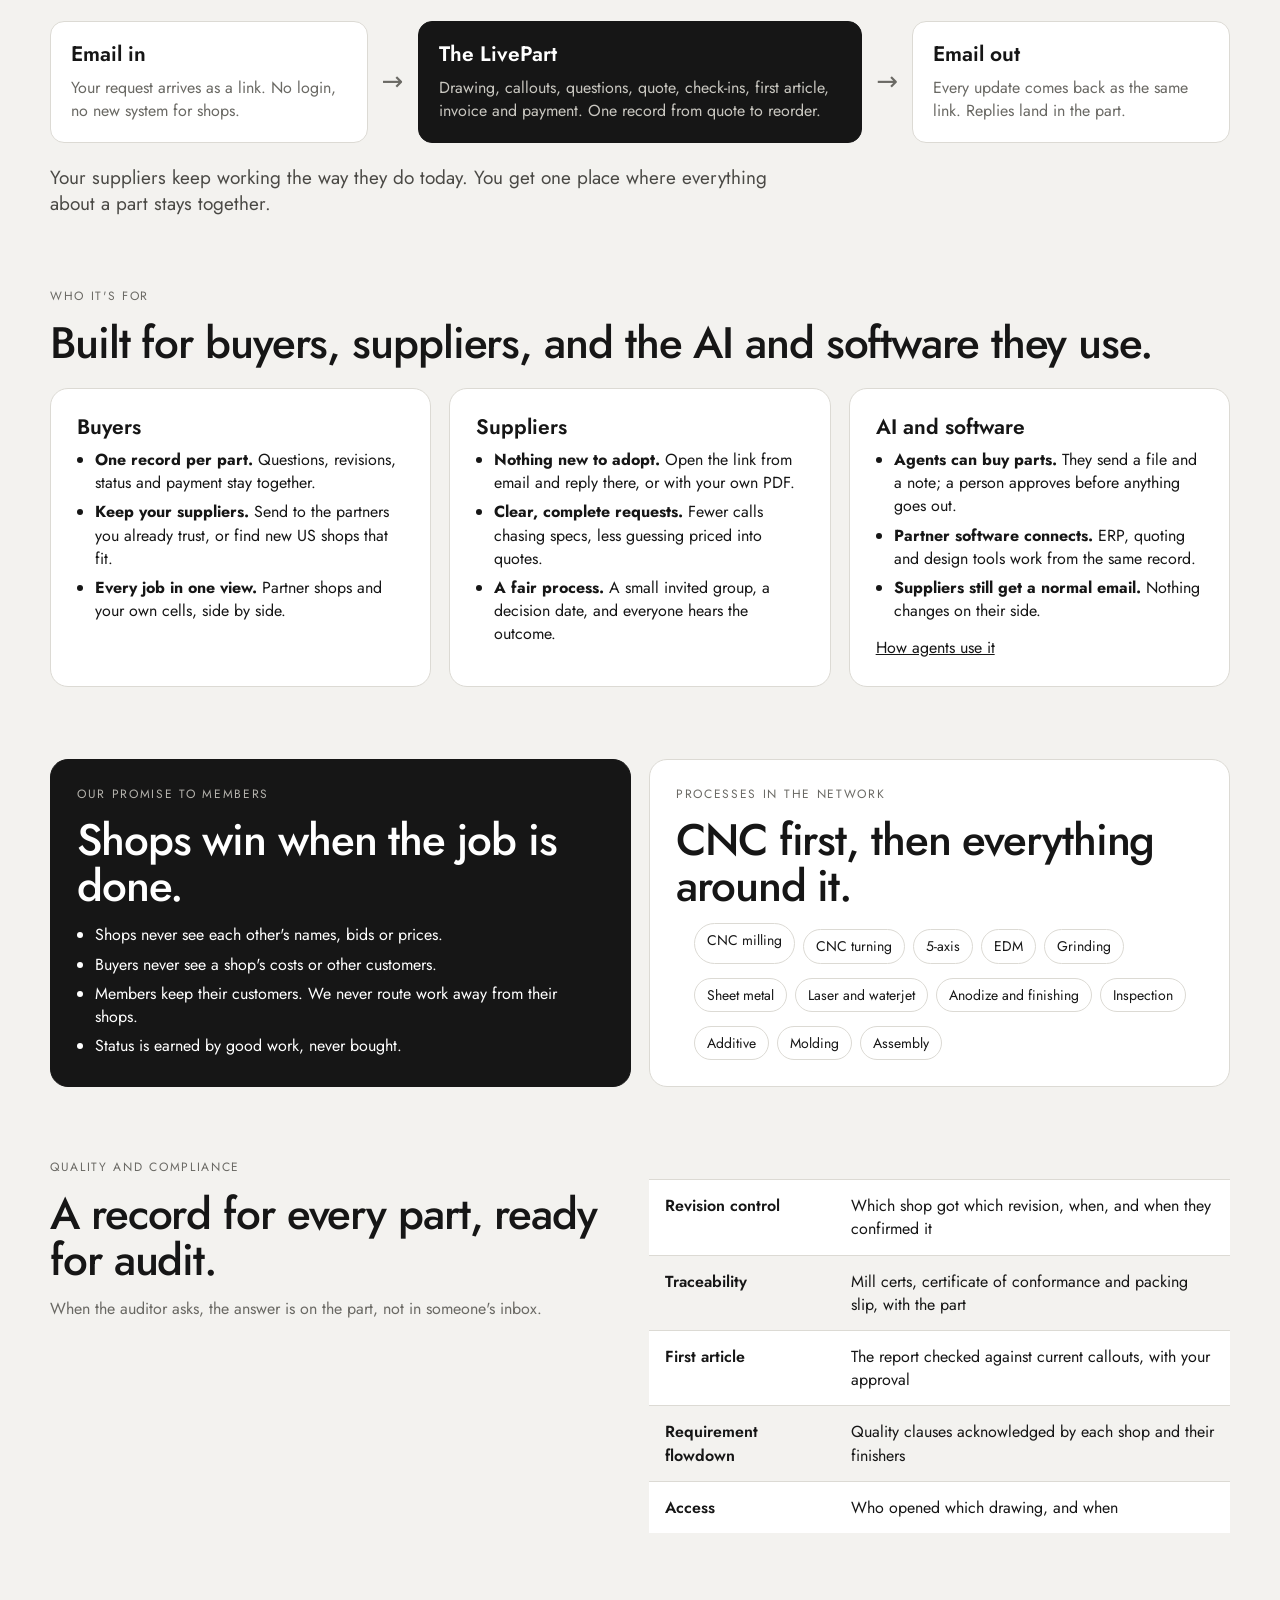
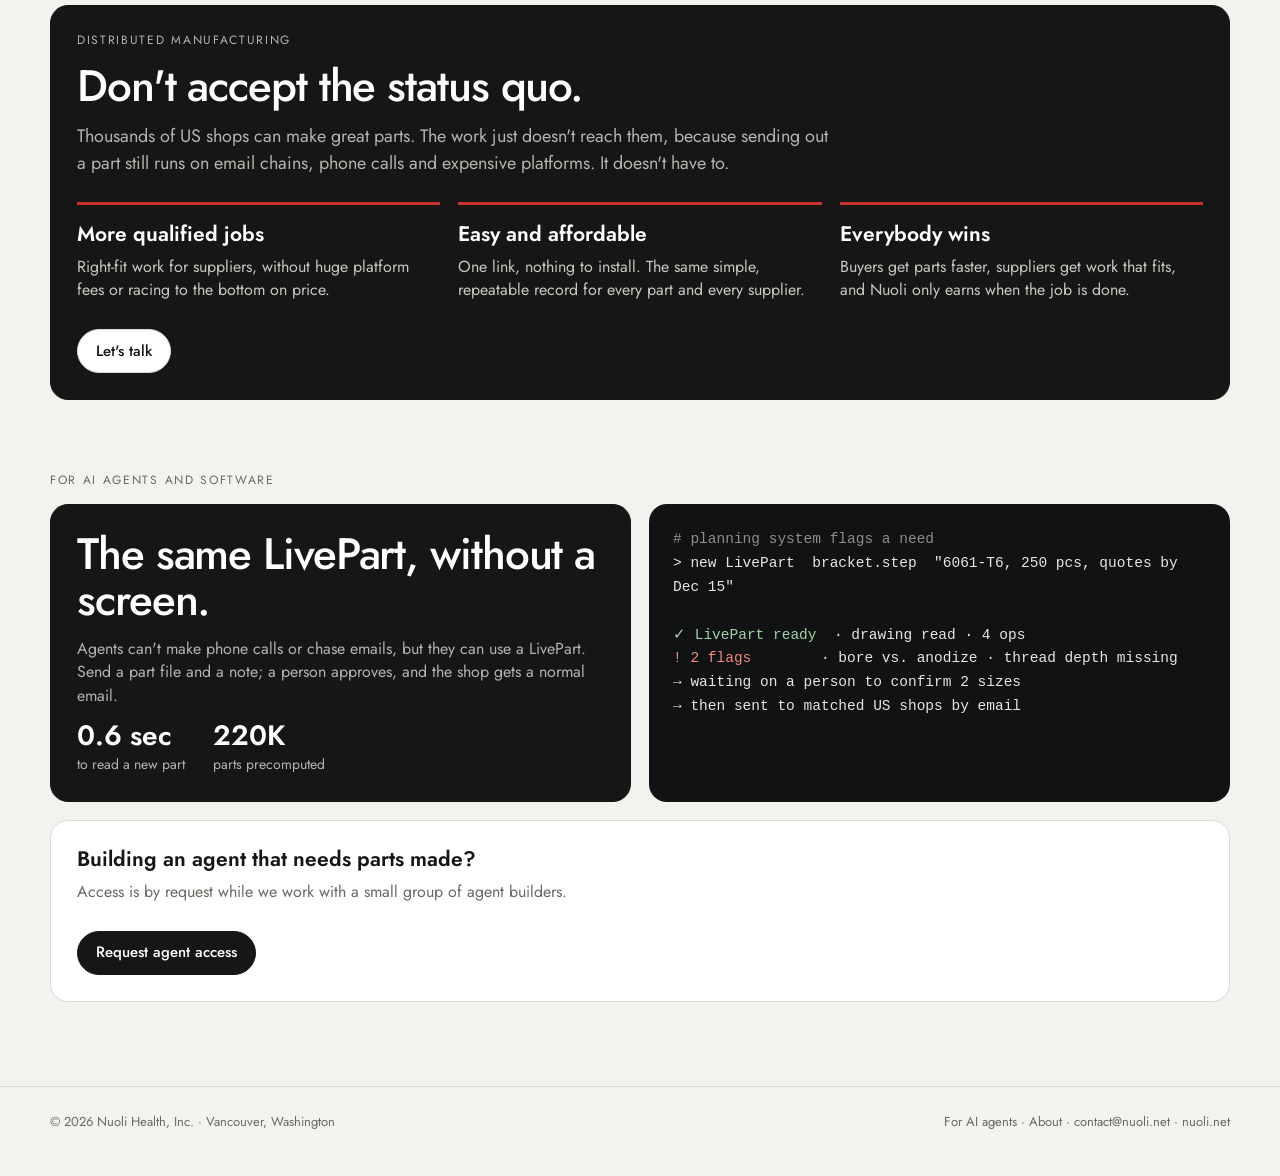
<file: index-og.html>
<!DOCTYPE html>
<html lang="en">
<head>
  <meta charset="UTF-8">
  <meta name="viewport" content="width=device-width, initial-scale=1.0">
  <title>Nuoli: one record for every part you send out</title>
  <meta name="description" content="Nuoli gives every machined part a LivePart: one live record from quote to payment, shared by buyers, suppliers and AI agents.">
  <link rel="canonical" href="https://build.nuoli.net/">
  <meta property="og:title" content="Nuoli: one record for every part you send out">
  <meta property="og:description" content="One live record for every part you send out, shared by buyers, suppliers and AI agents.">
  <meta property="og:url" content="https://build.nuoli.net/">
  <meta property="og:type" content="website">
  <link rel="alternate" type="text/markdown" href="/ai.md" title="Nuoli for AI assistants">
  <link rel="preconnect" href="https://fonts.googleapis.com">
  <link rel="preconnect" href="https://fonts.gstatic.com" crossorigin>
  <link rel="stylesheet" href="https://fonts.googleapis.com/css2?family=Jost:wght@400;500;600&display=swap">
  <link rel="stylesheet" href="/assets/site.css">
  <script type="application/ld+json">
  {
    "@context": "https://schema.org",
    "@graph": [
      {
        "@type": "Organization",
        "@id": "https://build.nuoli.net/#organization",
        "name": "Nuoli",
        "legalName": "Nuoli Health, Inc.",
        "url": "https://www.nuoli.net",
        "email": "contact@nuoli.net"
      },
      {
        "@type": "SoftwareApplication",
        "@id": "https://build.nuoli.net/#software",
        "name": "Nuoli Build",
        "applicationCategory": "BusinessApplication",
        "applicationSubCategory": "Manufacturing RFQ and job records for people and AI agents",
        "description": "Nuoli gives every machined part a LivePart: one live record from quote to payment, shared by buyers, machine shops and AI agents.",
        "operatingSystem": "Web",
        "url": "https://build.nuoli.net",
        "provider": { "@id": "https://build.nuoli.net/#organization" },
        "audience": {
          "@type": "Audience",
          "audienceType": ["machine shops", "manufacturing buyers", "engineers", "hardware startups", "AI agents"]
        },
        "keywords": ["LivePart", "RFQ", "CNC machining", "machine shops", "suppliers", "manufacturing network", "AI agents", "agentic procurement", "US manufacturing"]
      }
    ]
  }
  </script>
</head>
<body>
  <a class="skip" href="#main">Skip to content</a>

  <nav class="nav" aria-label="Main">
    <div class="wrap">
      <a class="brand" href="/">Nuoli <span>Build</span></a>
      <ul>
        <li><a href="/#how">How it works</a></li>
        <li class="hide-sm"><a href="/#suppliers">Suppliers</a></li>
        <li class="hide-sm"><a href="/#why">Why Nuoli</a></li>
        <li><a href="/contact.html">About</a></li>
      </ul>
    </div>
  </nav>

  <main id="main">
    <header class="hero">
      <div class="wrap">
        <p class="eyebrow">Nuoli LivePart · for buyers, suppliers and AI</p>
        <h1>One record for every part you send out.</h1>
        <p class="lead">Every part gets a <b>LivePart</b>: one live record from quote to payment. Buyers and suppliers open it from a normal email, and AI agents and software can work from the same record.</p>
        <div class="actions">
          <a class="button dark" href="mailto:contact@nuoli.net?subject=Let%27s%20talk%20about%20Nuoli">Let's talk</a>
          <a class="button" href="#suppliers">I'm a supplier</a>
        </div>
      </div>
    </header>

    <section class="section" aria-label="What a LivePart looks like">
      <div class="wrap demo">
        <div>
          <p class="label">What a LivePart looks like</p>
          <h2>Simple on top. Everything else one tap away.</h2>
          <ol class="steps" style="margin-top:26px">
            <li><b>Send one file</b><span>A STEP file and a one-line note. That's it.</span></li>
            <li><b>Get a LivePart</b><span>The drawing is read, risks are flagged and similar past parts are found.</span></li>
            <li><b>Quote, make, get paid</b><span>One button shows the next step. Questions, revisions and payment stay on the same record.</span></li>
          </ol>
        </div>
        <figure class="post" style="margin:0" aria-label="Example LivePart for a valve housing">
          <div class="post-head"><span class="av" aria-hidden="true">n</span><div><b>nuoli</b> <span class="muted">· Job 1042 · Part 03</span><small>2h ago · Seattle, WA</small></div></div>
          <div class="post-photo"><img src="/images/livepart-valve-housing.jpg" alt="Machined aluminum valve housing" width="526" height="344"><span class="count">1/4</span></div>
          <p class="post-cap"><b>nuoli</b> Prototype run for a new valve housing. 6061-T6, 250 pcs. Tolerance ±0.005".</p>
          <ul class="post-chips"><li>Mill</li><li class="flag">2 flags</li><li>4 ops</li><li>92% similar to past parts</li></ul>
          <div class="post-btn">Review and Quote</div>
        </figure>
      </div>
    </section>

    <section class="section" id="how">
      <div class="wrap">
        <p class="label">Today</p>
        <h2>Sending out a part means emails, calls, lookups, and no memory.</h2>
        <div class="cols4">
          <div><h3>Effort</h3><p>Incomplete specs mean every shop asks the same question. Quotes come back in a dozen formats.</p></div>
          <div><h3>Changes</h3><p>A Rev B gets re-sent to everyone, and nobody is sure who has the latest drawing.</p></div>
          <div><h3>Outcomes</h3><p>Unclear specs get padded quotes. Wrong-revision parts mean scrap, expediting and late lines.</p></div>
          <div><h3>Records</h3><p>Certs, first articles and approvals are scattered across inboxes when the audit comes.</p></div>
        </div>
      </div>
    </section>

    <section class="section">
      <div class="wrap">
        <p class="label">The idea</p>
        <h2>One link. One record. Every update in one place.</h2>
        <div class="flow" aria-label="Email in, LivePart, email out">
          <div class="node"><h3>Email in</h3><p>Your request arrives as a link. No login, no new system for shops.</p></div>
          <span class="arrow" aria-hidden="true">→</span>
          <div class="node core"><h3>The LivePart</h3><p>Drawing, callouts, questions, quote, check-ins, first article, invoice and payment. One record from quote to reorder.</p></div>
          <span class="arrow" aria-hidden="true">→</span>
          <div class="node"><h3>Email out</h3><p>Every update comes back as the same link. Replies land in the part.</p></div>
        </div>
        <p class="lead" style="font-size:19px">Your suppliers keep working the way they do today. You get one place where everything about a part stays together.</p>
      </div>
    </section>

    <section class="section">
      <div class="wrap">
        <p class="label">Who it's for</p>
        <h2>Built for buyers, suppliers, and the AI and software they use.</h2>
        <div class="grid" style="margin-top:22px">
          <article class="card" id="buyers">
            <h3>Buyers</h3>
            <ul>
              <li><b>One record per part.</b> Questions, revisions, status and payment stay together.</li>
              <li><b>Keep your suppliers.</b> Send to the partners you already trust, or find new US shops that fit.</li>
              <li><b>Every job in one view.</b> Partner shops and your own cells, side by side.</li>
            </ul>
          </article>
          <article class="card" id="suppliers">
            <h3>Suppliers</h3>
            <ul>
              <li><b>Nothing new to adopt.</b> Open the link from email and reply there, or with your own PDF.</li>
              <li><b>Clear, complete requests.</b> Fewer calls chasing specs, less guessing priced into quotes.</li>
              <li><b>A fair process.</b> A small invited group, a decision date, and everyone hears the outcome.</li>
            </ul>
          </article>
          <article class="card" id="software">
            <h3>AI and software</h3>
            <ul>
              <li><b>Agents can buy parts.</b> They send a file and a note; a person approves before anything goes out.</li>
              <li><b>Partner software connects.</b> ERP, quoting and design tools work from the same record.</li>
              <li><b>Suppliers still get a normal email.</b> Nothing changes on their side.</li>
            </ul>
            <p style="margin-top:14px"><a href="#agents">How agents use it</a></p>
          </article>
        </div>
      </div>
    </section>

    <section class="section">
      <div class="wrap grid two">
        <article class="card dark">
          <p class="label">Our promise to members</p>
          <h2>Shops win when the job is done.</h2>
          <ul>
            <li>Shops never see each other's names, bids or prices.</li>
            <li>Buyers never see a shop's costs or other customers.</li>
            <li>Members keep their customers. We never route work away from their shops.</li>
            <li>Status is earned by good work, never bought.</li>
          </ul>
        </article>
        <article class="card">
          <p class="label">Processes in the network</p>
          <h2>CNC first, then everything around it.</h2>
          <ul class="chips" style="margin-top:8px">
            <li>CNC milling</li><li>CNC turning</li><li>5-axis</li><li>EDM</li><li>Grinding</li><li>Sheet metal</li><li>Laser and waterjet</li><li>Anodize and finishing</li><li>Inspection</li><li>Additive</li><li>Molding</li><li>Assembly</li>
          </ul>
        </article>
      </div>
    </section>

    <section class="section" id="audit">
      <div class="wrap grid two">
        <div>
          <p class="label">Quality and compliance</p>
          <h2>A record for every part, ready for audit.</h2>
          <p class="muted">When the auditor asks, the answer is on the part, not in someone's inbox.</p>
        </div>
        <table class="audit">
          <caption class="skip">What you need to show, and where it lives in a LivePart</caption>
          <tr><th scope="row">Revision control</th><td>Which shop got which revision, when, and when they confirmed it</td></tr>
          <tr><th scope="row">Traceability</th><td>Mill certs, certificate of conformance and packing slip, with the part</td></tr>
          <tr><th scope="row">First article</th><td>The report checked against current callouts, with your approval</td></tr>
          <tr><th scope="row">Requirement flowdown</th><td>Quality clauses acknowledged by each shop and their finishers</td></tr>
          <tr><th scope="row">Access</th><td>Who opened which drawing, and when</td></tr>
        </table>
      </div>
    </section>

    <section class="section" id="why">
      <div class="wrap">
        <div class="card dark">
          <p class="label">Distributed manufacturing</p>
          <h2>Don't accept the status quo.</h2>
          <p class="muted" style="max-width:760px;font-size:18px">Thousands of US shops can make great parts. The work just doesn't reach them, because sending out a part still runs on email chains, phone calls and expensive platforms. It doesn't have to.</p>
          <div class="grid" style="margin-top:26px">
            <div class="why"><b>More qualified jobs</b><span>Right-fit work for suppliers, without huge platform fees or racing to the bottom on price.</span></div>
            <div class="why"><b>Easy and affordable</b><span>One link, nothing to install. The same simple, repeatable record for every part and every supplier.</span></div>
            <div class="why"><b>Everybody wins</b><span>Buyers get parts faster, suppliers get work that fits, and Nuoli only earns when the job is done.</span></div>
          </div>
          <div class="actions">
            <a class="button" href="mailto:contact@nuoli.net?subject=Let%27s%20talk%20about%20Nuoli">Let's talk</a>
          </div>
        </div>
      </div>
    </section>

    <section class="section" id="agents" aria-label="For AI agents">
      <div class="wrap">
        <p class="label">For AI agents and software</p>
        <div class="grid two">
          <article class="card dark">
            <h2>The same LivePart, without a screen.</h2>
            <p class="muted">Agents can't make phone calls or chase emails, but they can use a LivePart. Send a part file and a note; a person approves, and the shop gets a normal email.</p>
            <div class="small-stats">
              <div><strong>0.6 sec</strong><span>to read a new part</span></div>
              <div><strong>220K</strong><span>parts precomputed</span></div>
            </div>
          </article>
<pre class="terminal" aria-label="Example agent session"><span class="c"># planning system flags a need</span>
&gt; new LivePart  bracket.step  "6061-T6, 250 pcs, quotes by Dec 15"

<span class="ok">✓ LivePart ready</span>  · drawing read · 4 ops
<span class="flag">! 2 flags</span>        · bore vs. anodize · thread depth missing
→ waiting on a person to confirm 2 sizes
→ then sent to matched US shops by email</pre>
        </div>
        <div style="margin-top:18px">
          <article class="card">
            <h3>Building an agent that needs parts made?</h3>
            <p class="muted">Access is by request while we work with a small group of agent builders.</p>
            <div class="actions"><a class="button dark" href="mailto:contact@nuoli.net?subject=Nuoli%20Build%20agent%20access&amp;body=Agent%20or%20platform%20name%3A%0AWhat%20you%20need%20made%3A%0AInputs%20you%20have%20(CAD%2C%20BOM%2C%20text%2C%20images)%3A%0AWhat%20you%20need%20back%3A%0A">Request agent access</a></div>
          </article>
        </div>
      </div>
    </section>
  </main>

  <footer>
    <div class="wrap">
      <span>© 2026 Nuoli Health, Inc. · Vancouver, Washington</span>
      <span><a href="#agents">For AI agents</a> · <a href="/contact.html">About</a> · <a href="mailto:contact@nuoli.net">contact@nuoli.net</a> · <a href="https://www.nuoli.net">nuoli.net</a></span>
    </div>
  </footer>
</body>
</html>
</file>
<file: assets/site.css>
/* Nuoli Build: shared styles for every page */
:root {
  --bg: #f3f2ef;
  --panel: #ffffff;
  --soft: #ecebe6;
  --ink: #161616;
  --body: #4a4945;
  --muted: #6a6964;
  --line: #dcdad4;
  --red: #c8322b;
  --radius: 18px;
  --wrap: min(1180px, calc(100% - 48px));
}

* { box-sizing: border-box; }
html { scroll-behavior: smooth; }
body {
  margin: 0;
  font-family: "Jost", system-ui, -apple-system, "Segoe UI", Helvetica, Arial, sans-serif;
  background: var(--bg);
  color: var(--ink);
  line-height: 1.45;
  -webkit-font-smoothing: antialiased;
}
img { display: block; max-width: 100%; }
a { color: inherit; }
:focus-visible { outline: 2px solid var(--red); outline-offset: 3px; }

.wrap { width: var(--wrap); margin: 0 auto; }
.skip { position: absolute; left: -999px; }
.skip:focus { left: 16px; top: 16px; background: var(--panel); padding: 8px 12px; z-index: 50; }

/* Nav */
.nav { position: sticky; top: 0; z-index: 20; background: rgba(243,242,239,.92); backdrop-filter: blur(10px); border-bottom: 1px solid var(--line); }
.nav .wrap { min-height: 64px; display: flex; align-items: center; justify-content: space-between; gap: 20px; }
.brand { font-size: 14px; font-weight: 600; letter-spacing: .14em; text-transform: uppercase; text-decoration: none; }
.brand span { color: var(--red); }
.nav ul { display: flex; gap: 22px; margin: 0; padding: 0; list-style: none; font-size: 15px; }
.nav ul a { text-decoration: none; color: var(--muted); }
.nav ul a:hover, .nav ul a[aria-current="page"] { color: var(--ink); }

/* Type */
.eyebrow, .label { margin: 0 0 14px; font-size: 12px; letter-spacing: .14em; text-transform: uppercase; color: var(--muted); }
h1 { margin: 0; font-size: clamp(42px, 7vw, 84px); line-height: .98; letter-spacing: -.035em; font-weight: 500; max-width: 15ch; }
h2 { margin: 0 0 14px; font-size: clamp(28px, 3.6vw, 44px); line-height: 1.05; letter-spacing: -.025em; font-weight: 500; }
h3 { margin: 0 0 8px; font-size: 21px; line-height: 1.2; font-weight: 600; }
p { margin: 0; }
.lead { margin-top: 22px; max-width: 760px; font-size: clamp(18px, 2vw, 24px); line-height: 1.35; color: var(--body); }
.muted { color: var(--muted); }
.red { color: var(--red); }

/* Layout */
.hero { padding: 72px 0 40px; }
.section { padding: 36px 0; }
.grid { display: grid; gap: 18px; grid-template-columns: repeat(3, minmax(0, 1fr)); }
.grid.two { grid-template-columns: repeat(2, minmax(0, 1fr)); }
.card { background: var(--panel); border: 1px solid var(--line); border-radius: var(--radius); padding: 26px; }
.card.soft { background: var(--soft); border-color: transparent; }
.card.dark { background: var(--ink); color: #fff; border-color: var(--ink); }
.card.dark .muted, .card.dark .label { color: #b5b3ad; }
.card p + p, .card p + ul { margin-top: 12px; }
.card ul { margin: 0; padding-left: 18px; }
.card li + li { margin-top: 6px; }

/* Buttons */
.actions { display: flex; gap: 12px; margin-top: 28px; flex-wrap: wrap; }
.button { display: inline-flex; align-items: center; min-height: 44px; padding: 10px 18px; border-radius: 999px; border: 1px solid var(--line); background: var(--panel); font-size: 15px; font-weight: 500; text-decoration: none; }
.button.dark { background: var(--ink); color: #fff; border-color: var(--ink); }
.button:hover { border-color: var(--ink); }

/* Stats */
.stats { display: grid; grid-template-columns: repeat(4, minmax(0, 1fr)); gap: 18px; }
.stat strong { display: block; font-size: clamp(32px, 4vw, 46px); font-weight: 600; line-height: 1; letter-spacing: -.02em; }
.stat span { display: block; margin-top: 8px; font-size: 15px; color: var(--muted); }

/* Two front doors diagram */
.doors { display: grid; grid-template-columns: repeat(3, minmax(0, 1fr)); gap: 12px; }
.door { background: var(--panel); border: 1px solid var(--line); border-radius: 12px; padding: 16px; }
.door b { display: block; font-weight: 600; }
.door small { display: block; margin-top: 4px; color: var(--muted); font-size: 14px; }
.record { margin: 12px 0; background: var(--ink); color: #fff; border-radius: 12px; padding: 18px 20px; display: flex; flex-wrap: wrap; gap: 6px 18px; align-items: baseline; }
.record b { font-size: 20px; font-weight: 600; }
.record span { color: #c9c7c0; }
.shops { border: 1px solid var(--ink); border-radius: 12px; padding: 14px 20px; background: var(--panel); }

/* Terminal */
.terminal { margin: 0; background: #111214; color: #e8e6e1; border-radius: var(--radius); padding: 24px; font: 14.5px/1.65 ui-monospace, SFMono-Regular, Menlo, Consolas, monospace; white-space: pre-wrap; overflow-x: auto; }
.terminal .c { color: #8f8d87; }
.terminal .ok { color: #9fd3a5; }
.terminal .flag { color: #f08a83; }

/* Lists */
.chips { display: flex; flex-wrap: wrap; gap: 8px; margin: 0; padding: 0; list-style: none; }
.chips li { border: 1px solid var(--line); background: var(--panel); border-radius: 999px; padding: 6px 12px; font-size: 14px; }
.endpoints { margin: 0; padding: 0; list-style: none; }
.endpoints li { display: flex; justify-content: space-between; gap: 16px; padding: 12px 0; border-top: 1px solid var(--line); }
.endpoints code { font-size: 14px; }

/* Team */
.team { display: grid; gap: 18px; grid-template-columns: repeat(3, minmax(0, 1fr)); }
.person { background: var(--panel); border: 1px solid var(--line); border-radius: var(--radius); overflow: hidden; }
.person img { width: 100%; height: auto; aspect-ratio: 1 / 1; object-fit: cover; object-position: center top; background: var(--soft); }
.person div { padding: 22px; }
.person .role { margin: 0 0 12px; color: var(--red); font-weight: 500; }
.person p + p { margin-top: 10px; }
.group-photo { border-radius: var(--radius); width: 100%; height: auto; aspect-ratio: 16 / 5; object-fit: cover; }

/* Footer */
footer { margin-top: 48px; border-top: 1px solid var(--line); padding: 26px 0 44px; font-size: 13px; color: var(--muted); }
footer .wrap { display: flex; justify-content: space-between; gap: 16px; flex-wrap: wrap; }
footer a { text-decoration: none; }

@media (max-width: 900px) {
  .grid, .grid.two, .team, .doors { grid-template-columns: 1fr; }
  .stats { grid-template-columns: repeat(2, minmax(0, 1fr)); }
  .nav ul { gap: 14px; font-size: 14px; }
  .nav ul .hide-sm { display: none; }
  .hero { padding-top: 48px; }
}

/* LivePart demo card */
.demo { display: grid; grid-template-columns: 1fr minmax(320px, 420px); gap: 40px; align-items: center; }
.steps { margin: 0; padding: 0; list-style: none; counter-reset: s; }
.steps li { counter-increment: s; position: relative; padding: 0 0 26px 52px; }
.steps li::before { content: counter(s); position: absolute; left: 0; top: 0; width: 34px; height: 34px; border-radius: 50%; background: var(--red); color: #fff; font-weight: 600; display: flex; align-items: center; justify-content: center; }
.steps b { display: block; font-size: 20px; font-weight: 600; }
.steps span { color: var(--muted); }
.post { background: var(--panel); border: 1px solid var(--line); border-radius: 16px; overflow: hidden; box-shadow: 0 18px 50px rgba(22,22,22,.10); }
.post-head { display: flex; align-items: center; gap: 10px; padding: 12px 14px; font-size: 14px; }
.post-head .av { width: 34px; height: 34px; border-radius: 50%; background: var(--red); color: #fff; font-weight: 600; display: flex; align-items: center; justify-content: center; }
.post-head small { display: block; color: var(--muted); font-size: 13px; }
.post-photo { position: relative; background: #e9e9e6; }
.post-photo img { width: 100%; height: auto; }
.post-photo .count { position: absolute; right: 10px; top: 10px; background: rgba(22,22,22,.72); color: #fff; font-size: 12px; padding: 3px 9px; border-radius: 999px; }
.post-cap { padding: 12px 14px 0; font-size: 14.5px; }
.post-chips { display: flex; flex-wrap: wrap; gap: 6px; padding: 12px 14px 0; margin: 0; list-style: none; }
.post-chips li { font-size: 13px; padding: 4px 10px; border: 1px solid var(--line); border-radius: 999px; }
.post-chips li.flag { color: var(--red); border-color: var(--red); }
.post-btn { margin: 14px; padding: 12px; border-radius: 10px; background: var(--ink); color: #fff; text-align: center; font-weight: 500; }
.small-stats { display: flex; gap: 28px; flex-wrap: wrap; margin-top: 14px; }
.small-stats strong { display: block; font-size: 28px; font-weight: 600; line-height: 1.1; }
.small-stats span { font-size: 14px; color: #b5b3ad; }
@media (max-width: 900px) { .demo { grid-template-columns: 1fr; } }

/* Problem columns, flow, audit table, pilot */
.cols4 { display: grid; grid-template-columns: repeat(4, minmax(0, 1fr)); gap: 18px; margin-top: 24px; }
.cols4 > div { border-top: 3px solid var(--ink); padding-top: 14px; }
.cols4 h3 { font-size: 19px; }
.cols4 p { color: var(--body); }
.flow { display: grid; grid-template-columns: 1fr auto 1.4fr auto 1fr; gap: 14px; align-items: center; margin-top: 26px; }
.flow .node { background: var(--panel); border: 1px solid var(--line); border-radius: 14px; padding: 20px; height: 100%; }
.flow .node.core { background: var(--ink); color: #fff; border-color: var(--ink); }
.flow .node.core p { color: #c9c7c0; }
.flow .node p { color: var(--muted); }
.flow .arrow { font-size: 26px; color: var(--muted); }
.audit { width: 100%; border-collapse: collapse; margin-top: 20px; font-size: 16px; }
.audit th, .audit td { text-align: left; padding: 14px 16px; border-top: 1px solid var(--line); vertical-align: top; }
.audit th { width: 32%; font-weight: 600; }
.audit tr:nth-child(odd) { background: var(--panel); }
.big3 { display: grid; grid-template-columns: repeat(3, minmax(0, 1fr)); gap: 14px; }
.big3 div { background: #262624; border-radius: 14px; padding: 18px 20px; }
.big3 strong { display: block; font-size: 44px; font-weight: 600; line-height: 1; }
.big3 span { color: #c9c7c0; }
.nsteps { margin: 0; padding: 0; list-style: none; counter-reset: n; }
.nsteps li { counter-increment: n; display: grid; grid-template-columns: 44px 1fr; gap: 12px; padding: 14px 0; border-top: 1px solid #3a3936; color: #e8e6e1; }
.nsteps li::before { content: counter(n); font-size: 26px; font-weight: 600; color: var(--red); }
@media (max-width: 900px) {
  .cols4 { grid-template-columns: 1fr 1fr; }
  .flow { grid-template-columns: 1fr; }
  .flow .arrow { transform: rotate(90deg); justify-self: center; }
  .big3 { grid-template-columns: 1fr 1fr 1fr; }
  .big3 strong { font-size: 32px; }
}
.card.dark .button { color: var(--ink); } .card.dark .button.dark { color: #fff; }
.why { border-top: 3px solid var(--red); padding-top: 14px; }
.why b { display: block; font-size: 21px; font-weight: 600; }
.why span { display: block; margin-top: 6px; color: #c9c7c0; }
.card.dark .button.ghost { background: transparent; color: #fff; border-color: #5a5955; }
</file>
